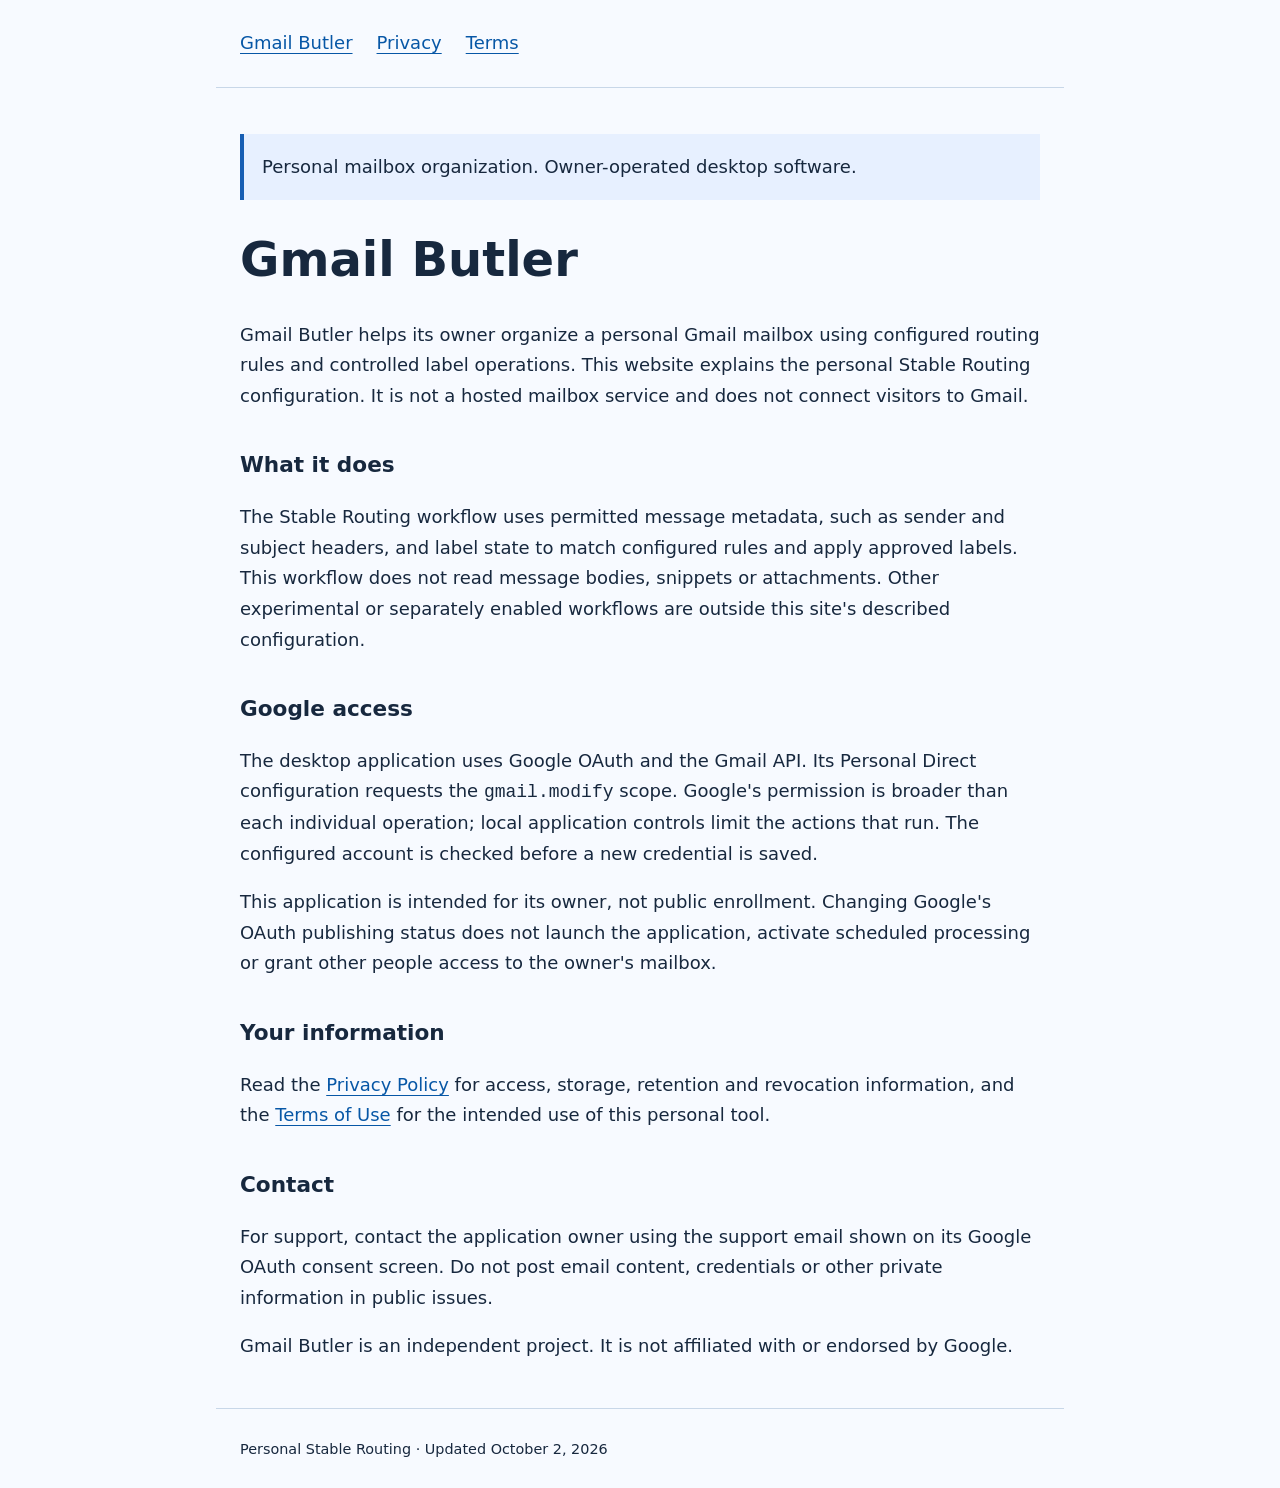
<file: index.html>
<!doctype html><html lang="en"><head><meta charset="utf-8"><meta name="viewport" content="width=device-width,initial-scale=1"><title>Gmail Butler | Gmail Butler</title><link rel="stylesheet" href="style.css"></head><body><header><nav aria-label="Main"><a href="index.html">Gmail Butler</a><a href="privacy.html">Privacy</a><a href="terms.html">Terms</a></nav></header><main><p class="note">Personal mailbox organization. Owner-operated desktop software.</p><h1>Gmail Butler</h1><p>Gmail Butler helps its owner organize a personal Gmail mailbox using configured routing rules and controlled label operations. This website explains the personal Stable Routing configuration. It is not a hosted mailbox service and does not connect visitors to Gmail.</p><h2>What it does</h2><p>The Stable Routing workflow uses permitted message metadata, such as sender and subject headers, and label state to match configured rules and apply approved labels. This workflow does not read message bodies, snippets or attachments. Other experimental or separately enabled workflows are outside this site's described configuration.</p><h2>Google access</h2><p>The desktop application uses Google OAuth and the Gmail API. Its Personal Direct configuration requests the <code>gmail.modify</code> scope. Google's permission is broader than each individual operation; local application controls limit the actions that run. The configured account is checked before a new credential is saved.</p><p>This application is intended for its owner, not public enrollment. Changing Google's OAuth publishing status does not launch the application, activate scheduled processing or grant other people access to the owner's mailbox.</p><h2>Your information</h2><p>Read the <a href="privacy.html">Privacy Policy</a> for access, storage, retention and revocation information, and the <a href="terms.html">Terms of Use</a> for the intended use of this personal tool.</p><h2>Contact</h2><p>For support, contact the application owner using the support email shown on its Google OAuth consent screen. Do not post email content, credentials or other private information in public issues.</p><p>Gmail Butler is an independent project. It is not affiliated with or endorsed by Google.</p></main><footer>Personal Stable Routing · Updated October 2, 2026</footer></body></html>
</file>
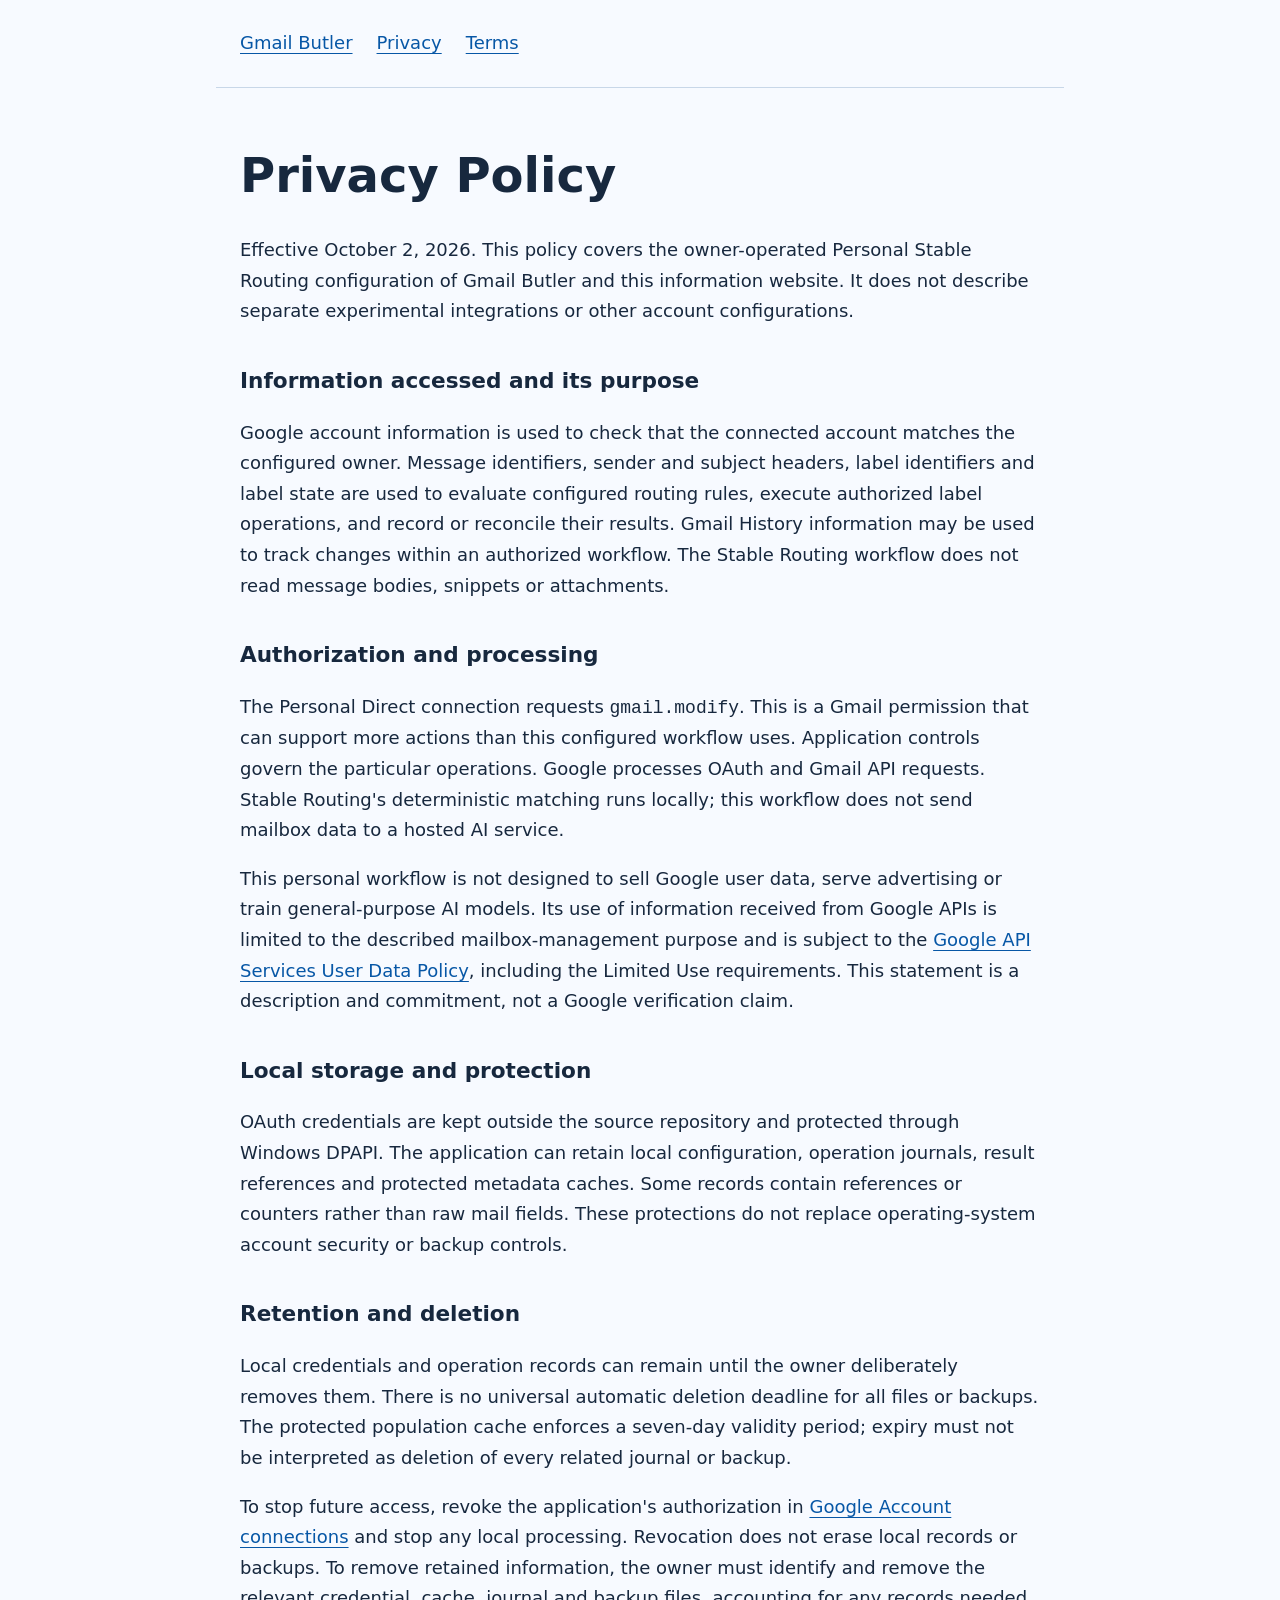
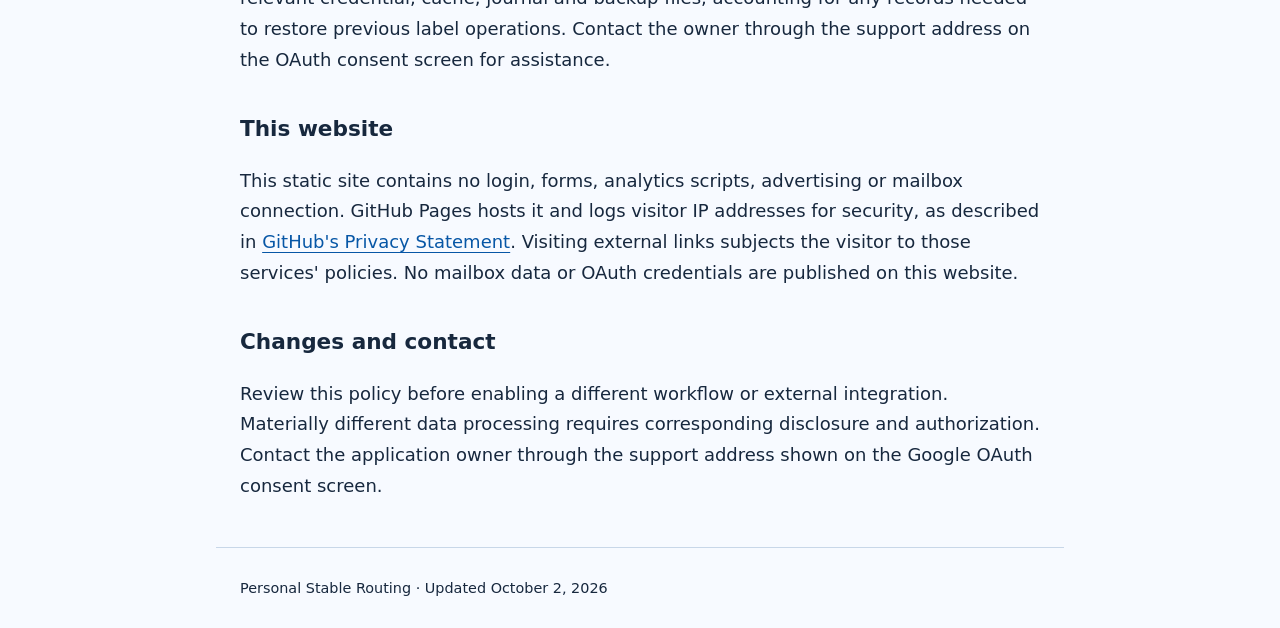
<file: privacy.html>
<!doctype html><html lang="en"><head><meta charset="utf-8"><meta name="viewport" content="width=device-width,initial-scale=1"><title>Privacy Policy | Gmail Butler</title><link rel="stylesheet" href="style.css"></head><body><header><nav aria-label="Main"><a href="index.html">Gmail Butler</a><a href="privacy.html">Privacy</a><a href="terms.html">Terms</a></nav></header><main><h1>Privacy Policy</h1><p>Effective October 2, 2026. This policy covers the owner-operated Personal Stable Routing configuration of Gmail Butler and this information website. It does not describe separate experimental integrations or other account configurations.</p><h2>Information accessed and its purpose</h2><p>Google account information is used to check that the connected account matches the configured owner. Message identifiers, sender and subject headers, label identifiers and label state are used to evaluate configured routing rules, execute authorized label operations, and record or reconcile their results. Gmail History information may be used to track changes within an authorized workflow. The Stable Routing workflow does not read message bodies, snippets or attachments.</p><h2>Authorization and processing</h2><p>The Personal Direct connection requests <code>gmail.modify</code>. This is a Gmail permission that can support more actions than this configured workflow uses. Application controls govern the particular operations. Google processes OAuth and Gmail API requests. Stable Routing's deterministic matching runs locally; this workflow does not send mailbox data to a hosted AI service.</p><p>This personal workflow is not designed to sell Google user data, serve advertising or train general-purpose AI models. Its use of information received from Google APIs is limited to the described mailbox-management purpose and is subject to the <a href="https://developers.google.com/terms/api-services-user-data-policy">Google API Services User Data Policy</a>, including the Limited Use requirements. This statement is a description and commitment, not a Google verification claim.</p><h2>Local storage and protection</h2><p>OAuth credentials are kept outside the source repository and protected through Windows DPAPI. The application can retain local configuration, operation journals, result references and protected metadata caches. Some records contain references or counters rather than raw mail fields. These protections do not replace operating-system account security or backup controls.</p><h2>Retention and deletion</h2><p>Local credentials and operation records can remain until the owner deliberately removes them. There is no universal automatic deletion deadline for all files or backups. The protected population cache enforces a seven-day validity period; expiry must not be interpreted as deletion of every related journal or backup.</p><p>To stop future access, revoke the application's authorization in <a href="https://myaccount.google.com/connections">Google Account connections</a> and stop any local processing. Revocation does not erase local records or backups. To remove retained information, the owner must identify and remove the relevant credential, cache, journal and backup files, accounting for any records needed to restore previous label operations. Contact the owner through the support address on the OAuth consent screen for assistance.</p><h2>This website</h2><p>This static site contains no login, forms, analytics scripts, advertising or mailbox connection. GitHub Pages hosts it and logs visitor IP addresses for security, as described in <a href="https://docs.github.com/en/site-policy/privacy-policies/github-general-privacy-statement">GitHub's Privacy Statement</a>. Visiting external links subjects the visitor to those services' policies. No mailbox data or OAuth credentials are published on this website.</p><h2>Changes and contact</h2><p>Review this policy before enabling a different workflow or external integration. Materially different data processing requires corresponding disclosure and authorization. Contact the application owner through the support address shown on the Google OAuth consent screen.</p></main><footer>Personal Stable Routing · Updated October 2, 2026</footer></body></html>
</file>
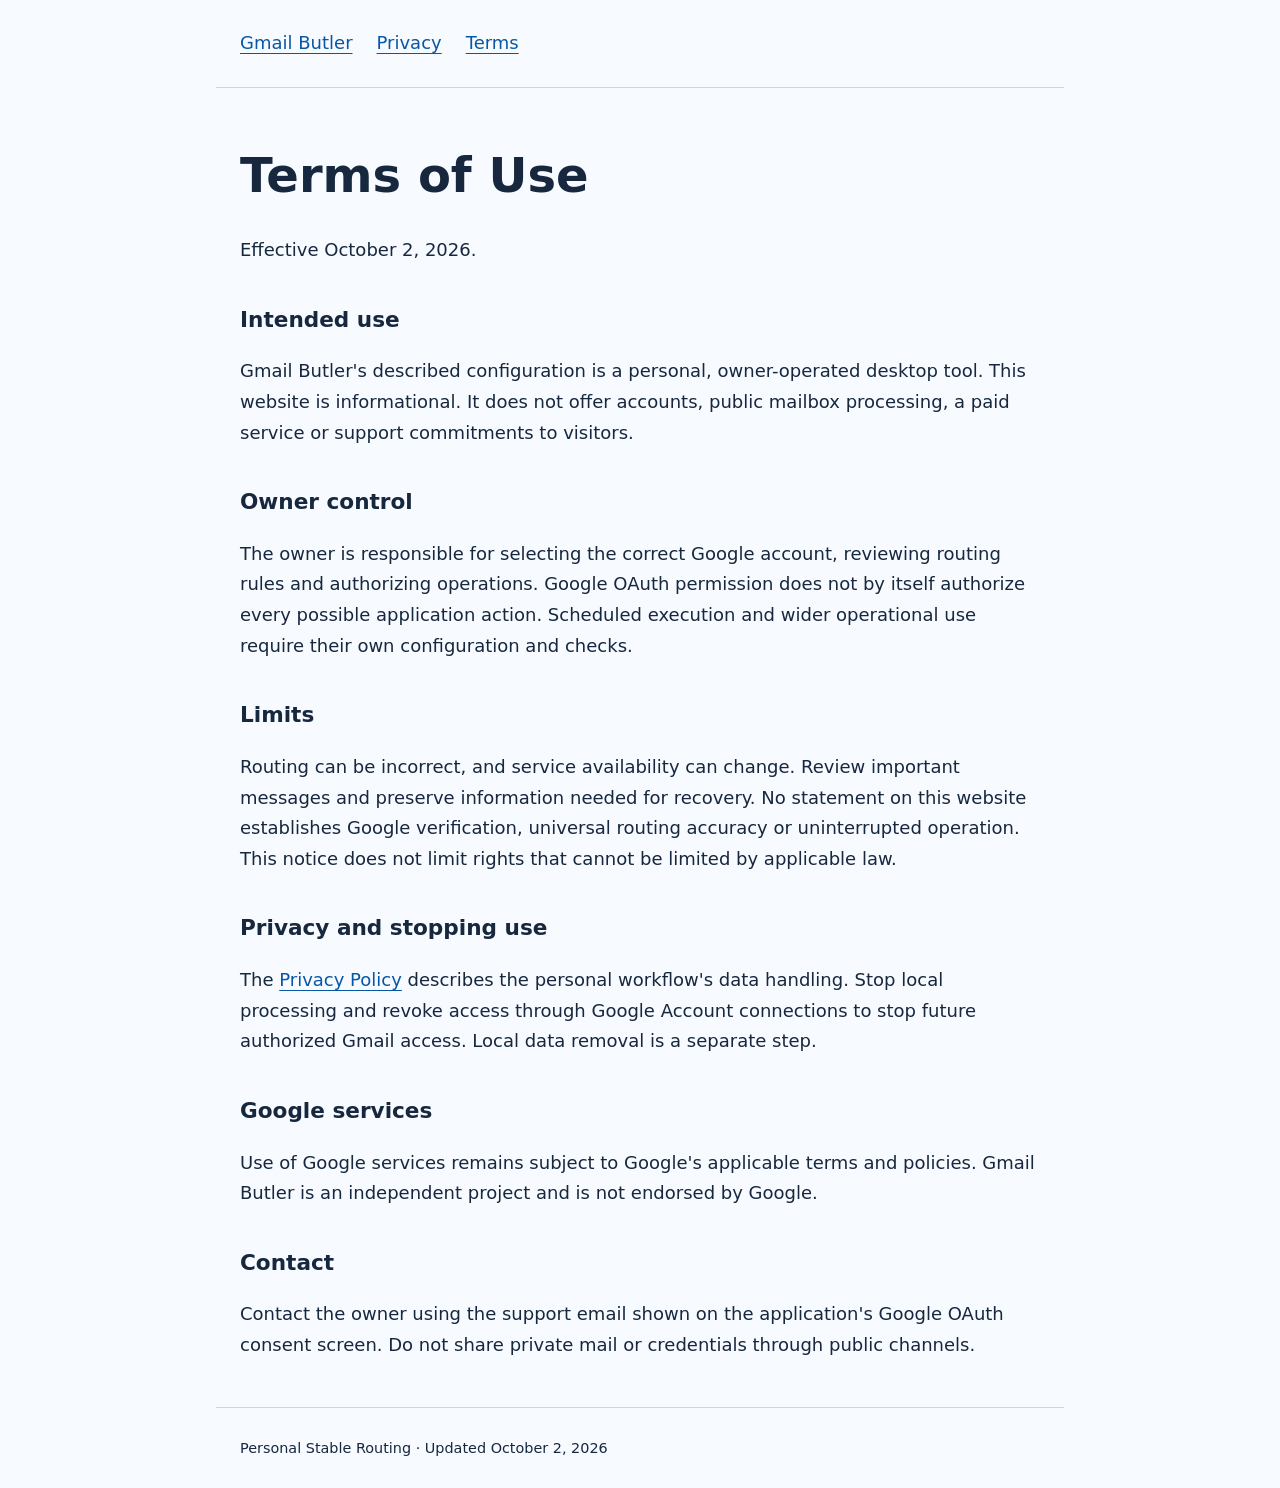
<file: terms.html>
<!doctype html><html lang="en"><head><meta charset="utf-8"><meta name="viewport" content="width=device-width,initial-scale=1"><title>Terms of Use | Gmail Butler</title><link rel="stylesheet" href="style.css"></head><body><header><nav aria-label="Main"><a href="index.html">Gmail Butler</a><a href="privacy.html">Privacy</a><a href="terms.html">Terms</a></nav></header><main><h1>Terms of Use</h1><p>Effective October 2, 2026.</p><h2>Intended use</h2><p>Gmail Butler's described configuration is a personal, owner-operated desktop tool. This website is informational. It does not offer accounts, public mailbox processing, a paid service or support commitments to visitors.</p><h2>Owner control</h2><p>The owner is responsible for selecting the correct Google account, reviewing routing rules and authorizing operations. Google OAuth permission does not by itself authorize every possible application action. Scheduled execution and wider operational use require their own configuration and checks.</p><h2>Limits</h2><p>Routing can be incorrect, and service availability can change. Review important messages and preserve information needed for recovery. No statement on this website establishes Google verification, universal routing accuracy or uninterrupted operation. This notice does not limit rights that cannot be limited by applicable law.</p><h2>Privacy and stopping use</h2><p>The <a href="privacy.html">Privacy Policy</a> describes the personal workflow's data handling. Stop local processing and revoke access through Google Account connections to stop future authorized Gmail access. Local data removal is a separate step.</p><h2>Google services</h2><p>Use of Google services remains subject to Google's applicable terms and policies. Gmail Butler is an independent project and is not endorsed by Google.</p><h2>Contact</h2><p>Contact the owner using the support email shown on the application's Google OAuth consent screen. Do not share private mail or credentials through public channels.</p></main><footer>Personal Stable Routing · Updated October 2, 2026</footer></body></html>
</file>
<file: style.css>
body{margin:0;background:#f7faff;color:#17283e;font:18px/1.7 system-ui,sans-serif}header,main,footer{max-width:800px;margin:auto;padding:28px 24px}header{border-bottom:1px solid #c8d7e8}nav{display:flex;gap:24px;flex-wrap:wrap}a{color:#0757a6;text-underline-offset:4px}h1{font-size:clamp(2rem,7vw,3rem);line-height:1.15}h2{font-size:1.35rem;margin-top:36px}p,li{max-width:72ch}footer{font-size:.9rem;border-top:1px solid #c8d7e8}.note{padding:18px;background:#e7f0ff;border-left:4px solid #175eb3}a:focus-visible{outline:3px solid #b55a00;outline-offset:4px}
</file>
